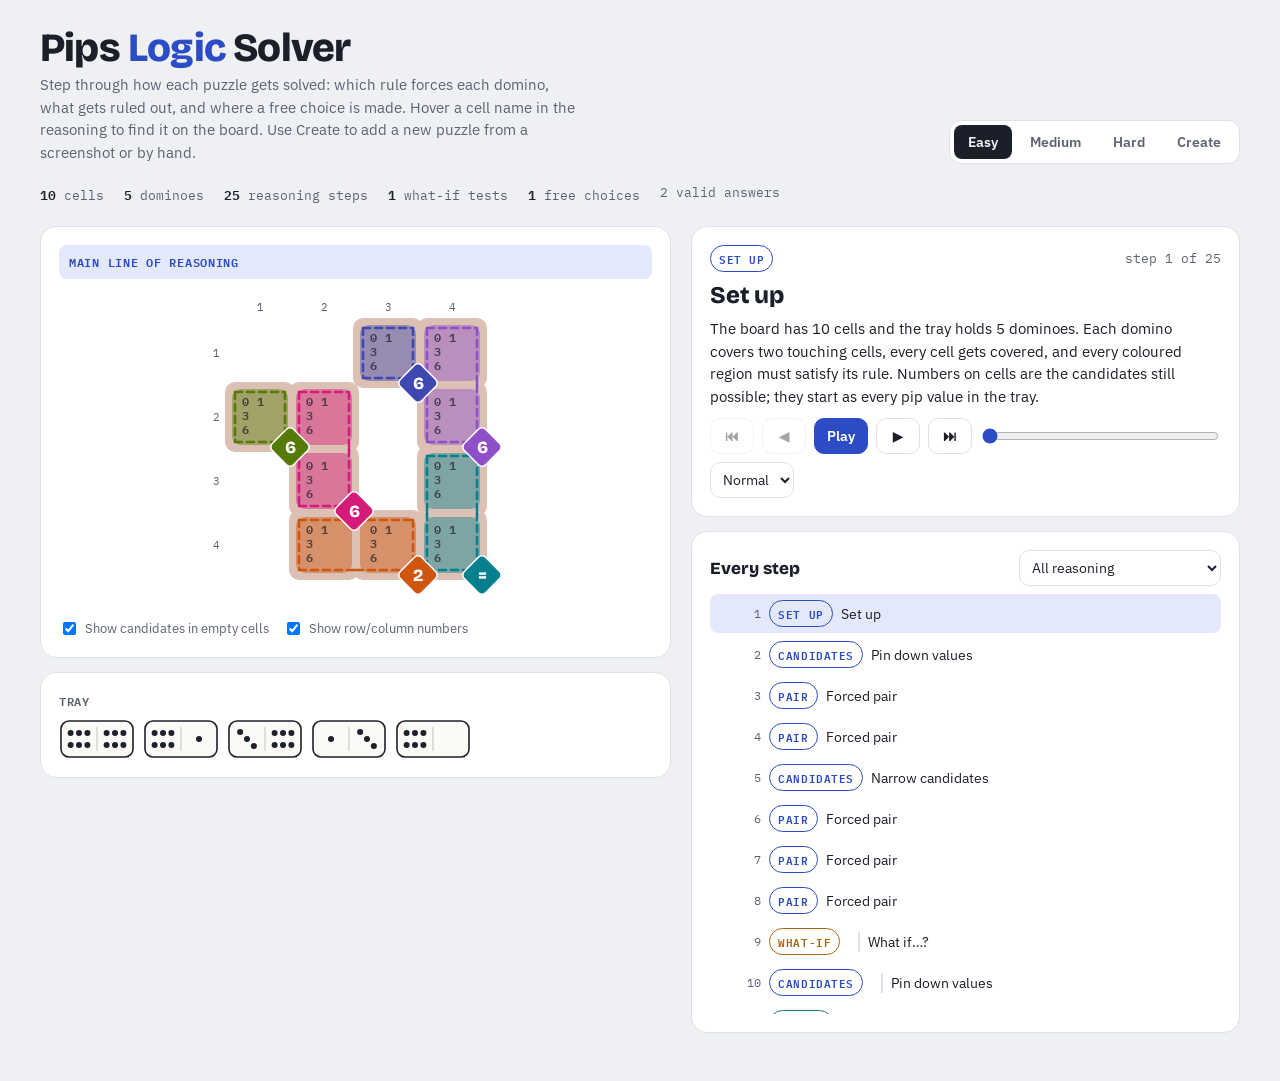
<file: index.html>
<!doctype html>
<html lang="en">
<head>
<meta charset="utf-8">
<meta name="viewport" content="width=device-width, initial-scale=1, viewport-fit=cover">
<style>body{margin:0}[hidden]{display:none!important}img{max-width:100%}</style>
</head>
<body>
<title>Pips Logic Solver</title>
<link rel="preconnect" href="https://fonts.googleapis.com">
<link rel="preconnect" href="https://fonts.gstatic.com" crossorigin>
<link rel="stylesheet" href="https://fonts.googleapis.com/css2?family=Bricolage+Grotesque:opsz,wght@12..96,600;12..96,800&family=IBM+Plex+Mono:wght@400;600&family=IBM+Plex+Sans:wght@400;500;600&display=swap">
<style>
/* Layout: workbench. Board + tray on the left, reasoning narrative + step ledger on the right; stacks on phones. */
:root {
  --bg: #eef0f4; --surface: #ffffff; --ink: #1b1f2a; --muted: #5b6273; --line: #dde1e9;
  --board: #dcc0b4; --tile: #fbfaf7; --pip: #1d212b; --accent: #2b4cc4; --accent-soft: #e3e8fa;
  --good: #1d7f55; --warn: #a8670f; --bad: #bf3a33; --quiet: #6e5a9e;
  --r-purple: #8e4fc8; --r-pink: #d51a79; --r-teal: #07808e; --r-orange: #cf560e; --r-olive: #557a07; --r-navy: #3f47b0; --r-gray: #8a8f9c;
  --tint: 44%;
  --f-display: "Bricolage Grotesque", "Segoe UI", system-ui, sans-serif;
  --f-body: "IBM Plex Sans", "Segoe UI", system-ui, sans-serif;
  --f-mono: "IBM Plex Mono", ui-monospace, Consolas, monospace;
}
@media (prefers-color-scheme: dark) { :root:not([data-theme="light"]) {
  --bg: #12141a; --surface: #1b1e26; --ink: #e8eaf0; --muted: #a0a7b8; --line: #2d313c;
  --board: #4a3a35; --tile: #f3f1ec; --pip: #1d212b; --accent: #8ea6ff; --accent-soft: #252c47;
  --good: #4cc08a; --warn: #e3a64a; --bad: #f0776f; --quiet: #b49ae8;
  --r-purple: #a86ce0; --r-pink: #e8459a; --r-teal: #1fa4b3; --r-orange: #e8752e; --r-olive: #7fa52a; --r-navy: #6d76dc; --r-gray: #8a8f9c;
  --tint: 55%; color-scheme: dark;
} }
:root[data-theme="dark"] {
  --bg: #12141a; --surface: #1b1e26; --ink: #e8eaf0; --muted: #a0a7b8; --line: #2d313c;
  --board: #4a3a35; --tile: #f3f1ec; --pip: #1d212b; --accent: #8ea6ff; --accent-soft: #252c47;
  --good: #4cc08a; --warn: #e3a64a; --bad: #f0776f; --quiet: #b49ae8;
  --r-purple: #a86ce0; --r-pink: #e8459a; --r-teal: #1fa4b3; --r-orange: #e8752e; --r-olive: #7fa52a; --r-navy: #6d76dc; --r-gray: #8a8f9c;
  --tint: 55%; color-scheme: dark;
}
* { box-sizing: border-box; }
body { background: var(--bg); color: var(--ink); font: 15px/1.5 var(--f-body); }
.wrap { max-width: 1240px; margin: 0 auto; padding: 28px 20px 48px; display: grid; gap: 20px; }
header { display: flex; flex-wrap: wrap; align-items: end; justify-content: space-between; gap: 16px; }
h1 { font: 800 clamp(28px, 4vw, 40px)/1 var(--f-display); letter-spacing: -0.02em; margin: 0; text-wrap: balance; }
h1 span { color: var(--accent); }
.sub { color: var(--muted); margin: 6px 0 0; max-width: 60ch; }
.tabs { display: flex; gap: 4px; background: var(--surface); border: 1px solid var(--line); border-radius: 12px; padding: 4px; flex-wrap: wrap; }
.tabs button { font: 600 14px var(--f-body); border: 0; background: transparent; color: var(--muted); padding: 8px 14px; border-radius: 8px; cursor: pointer; }
.tabs button[aria-selected="true"] { background: var(--ink); color: var(--bg); }
.tabs button:focus-visible, .btn:focus-visible, .steps li:focus-visible, select:focus-visible, textarea:focus-visible { outline: 2px solid var(--accent); outline-offset: 2px; }
.stats { display: flex; flex-wrap: wrap; gap: 8px 20px; font: 13px var(--f-mono); color: var(--muted); }
.stats b { color: var(--ink); font-weight: 600; }
.app { display: grid; grid-template-columns: minmax(0, 1.15fr) minmax(0, 1fr); gap: 20px; align-items: start; }
@media (max-width: 920px) { .app { grid-template-columns: minmax(0, 1fr); } }
.panel { background: var(--surface); border: 1px solid var(--line); border-radius: 16px; padding: 18px; min-width: 0; }
.left { display: grid; gap: 14px; }
.boardbox { position: relative; overflow-x: auto; }
.boardbox svg { display: block; margin: 0 auto; max-width: 100%; height: auto; }
.banner { font: 600 12px var(--f-mono); letter-spacing: .06em; text-transform: uppercase; padding: 7px 10px; border-radius: 8px; display: flex; gap: 8px; align-items: center; }
.banner.main { background: var(--accent-soft); color: var(--accent); }
.banner.test { background: color-mix(in srgb, var(--warn) 16%, var(--surface)); color: var(--warn); }
.banner.guess { background: color-mix(in srgb, var(--quiet) 16%, var(--surface)); color: var(--quiet); }
.boardbox.test svg .frame { stroke: var(--warn); }
.boardbox.guess svg .frame { stroke: var(--quiet); }
.tray-h { font: 600 12px var(--f-mono); letter-spacing: .06em; text-transform: uppercase; color: var(--muted); margin: 0 0 8px; }
.tray { display: flex; flex-wrap: wrap; gap: 8px; }
.tray svg { display: block; transition: opacity .2s; }
.tray .used { opacity: .25; }
.legend { display: flex; flex-wrap: wrap; gap: 6px 14px; font-size: 13px; color: var(--muted); }
.legend label { display: inline-flex; gap: 6px; align-items: center; cursor: pointer; }
.right { display: grid; gap: 14px; }
.now { display: grid; gap: 10px; }
.now-top { display: flex; align-items: center; justify-content: space-between; gap: 10px; flex-wrap: wrap; }
.now h2 { font: 800 24px/1.1 var(--f-display); margin: 0; letter-spacing: -0.01em; text-wrap: balance; }
.count { font: 13px var(--f-mono); color: var(--muted); font-variant-numeric: tabular-nums; }
.text { max-height: 360px; overflow-y: auto; padding-right: 4px; }
.text p { margin: 0; }
ul.why { margin: 8px 0 4px; padding-left: 18px; font-size: 13.5px; color: var(--muted); display: grid; gap: 3px; }
ul.why li::marker { color: var(--line); }
.cell { font: 600 12.5px var(--f-mono); background: var(--accent-soft); color: var(--accent); border-radius: 5px; padding: 0 4px; cursor: default; }
.rg { font: 600 12.5px var(--f-body); background: var(--rc); color: #fff; border-radius: 5px; padding: 1px 6px; white-space: nowrap; }
.dm { display: inline-flex; vertical-align: -3px; border: 1.5px solid var(--ink); border-radius: 5px; overflow: hidden; background: var(--tile); }
.dm i { font: 600 12px/18px var(--f-mono); font-style: normal; color: var(--pip); width: 18px; text-align: center; }
.dm i + i { border-left: 1.5px solid var(--pip); }
.chip { font: 600 11px var(--f-mono); letter-spacing: .05em; text-transform: uppercase; padding: 3px 8px; border-radius: 99px; border: 1.5px solid currentColor; white-space: nowrap; }
.k-start, .k-narrow, .k-link { color: var(--accent); }
.k-place, .k-spot, .k-solved { color: var(--good); }
.k-suppose, .k-stuck { color: var(--warn); }
.k-guess, .k-back, .k-refute { color: var(--quiet); }
.k-dead { color: var(--bad); }
.controls { display: flex; flex-wrap: wrap; gap: 8px; align-items: center; }
.btn { font: 600 14px var(--f-body); border: 1px solid var(--line); background: var(--surface); color: var(--ink); padding: 8px 12px; border-radius: 10px; cursor: pointer; min-width: 44px; }
.btn:hover { border-color: var(--muted); }
.btn.primary { background: var(--accent); border-color: var(--accent); color: var(--surface); }
.btn:disabled { opacity: .4; cursor: default; }
input[type="range"] { flex: 1 1 160px; accent-color: var(--accent); min-width: 0; }
select { font: 14px var(--f-body); padding: 7px 8px; border-radius: 10px; border: 1px solid var(--line); background: var(--surface); color: var(--ink); }
.ledger-head { display: flex; justify-content: space-between; align-items: center; gap: 10px; flex-wrap: wrap; margin-bottom: 8px; }
.ledger-head h3 { font: 800 17px var(--f-display); margin: 0; }
.steps { list-style: none; margin: 0; padding: 0; max-height: 420px; overflow-y: auto; display: grid; gap: 2px; position: relative; }
.steps li { display: grid; grid-template-columns: 3.2em auto minmax(0, 1fr); gap: 8px; align-items: center; padding: 6px 8px; border-radius: 8px; cursor: pointer; font-size: 13.5px; }
.steps li:hover { background: var(--bg); }
.steps li.cur { background: var(--accent-soft); }
.steps li .n { font: 12px var(--f-mono); color: var(--muted); font-variant-numeric: tabular-nums; text-align: right; }
.steps li .t { overflow: hidden; text-overflow: ellipsis; white-space: nowrap; }
.steps li[data-depth]:not([data-depth="0"]) .t { border-left: 2px solid var(--line); padding-left: 8px; }
.editor { display: grid; gap: 16px; }
.editor textarea { width: 100%; min-height: 240px; font: 13.5px/1.5 var(--f-mono); padding: 12px; border-radius: 10px; border: 1px solid var(--line); background: var(--bg); color: var(--ink); resize: vertical; }
.row { display: flex; gap: 8px; flex-wrap: wrap; align-items: center; }
.ed-head { display: flex; justify-content: space-between; gap: 12px; flex-wrap: wrap; align-items: center; }
.ed-head h2 { font: 800 22px var(--f-display); margin: 0; }
.ed-grid { display: grid; grid-template-columns: minmax(0, 1.1fr) minmax(0, 1fr); gap: 18px; align-items: start; }
@media (max-width: 920px) { .ed-grid { grid-template-columns: minmax(0, 1fr); } }
.ed-col { display: grid; gap: 14px; min-width: 0; }
.ed-step { font: 600 12px var(--f-mono); letter-spacing: .06em; text-transform: uppercase; color: var(--muted); margin: 0 0 6px; }
.shot { border: 2px dashed var(--line); border-radius: 12px; padding: 14px; display: grid; gap: 10px; }
.shot.drag { border-color: var(--accent); background: var(--accent-soft); }
.shot img { max-height: 220px; max-width: 100%; width: auto; border-radius: 8px; border: 1px solid var(--line); justify-self: start; }
.shot .note { font-size: 13.5px; color: var(--muted); margin: 0; }
.shot input[type="file"] { max-width: 100%; font-size: 13px; }
.status { font-size: 14px; margin: 0; }
.status.err { color: var(--bad); }
.status.ok { color: var(--good); }
.paint { overflow-x: auto; padding: 4px; }
.paint-grid { display: grid; gap: 3px; width: max-content; touch-action: none; user-select: none; background: var(--line); padding: 3px; border-radius: 10px; }
.pc { width: 42px; height: 42px; border: 0; border-radius: 7px; background: var(--surface); font: 600 12px var(--f-mono); cursor: crosshair; padding: 0; position: relative; }
.pc.gap { background: var(--bg); }
.pc.free { background: color-mix(in srgb, var(--surface) 30%, var(--board)); }
.pc .lab { position: absolute; right: 3px; bottom: 1px; font-size: 10px; }
.brushes { display: flex; flex-wrap: wrap; gap: 6px; }
.brush { display: inline-flex; align-items: center; gap: 6px; border: 1.5px solid var(--line); background: var(--surface); color: var(--ink); border-radius: 9px; padding: 5px 9px; font: 600 13px var(--f-body); cursor: pointer; }
.brush[aria-pressed="true"] { border-color: var(--ink); box-shadow: 0 0 0 2px var(--accent-soft); }
.sw { width: 14px; height: 14px; border-radius: 4px; display: inline-block; border: 1px solid var(--line); }
.regs { display: grid; gap: 6px; }
.reg { display: grid; grid-template-columns: 30px minmax(0, 1.3fr) 60px minmax(0, 1fr) 36px; gap: 6px; align-items: center; }
.reg .key { width: 30px; height: 30px; border-radius: 7px; color: #fff; font: 700 14px var(--f-mono); display: grid; place-items: center; }
.reg input, .reg select, .sz input, .addd select, .fld { min-width: 0; width: 100%; font: 14px var(--f-body); padding: 6px; border-radius: 8px; border: 1px solid var(--line); background: var(--surface); color: var(--ink); }
.reg input:disabled { opacity: .35; }
.sz { display: flex; gap: 10px; flex-wrap: wrap; align-items: center; font-size: 14px; }
.sz label { display: inline-flex; gap: 6px; align-items: center; }
.sz input { width: 64px; }
.dlist { display: flex; flex-wrap: wrap; gap: 6px; }
.dchip { display: inline-flex; align-items: center; gap: 2px; }
.dchip button { border: 0; background: transparent; color: var(--muted); cursor: pointer; font-size: 14px; padding: 0 3px; }
.addd { display: flex; gap: 6px; align-items: center; flex-wrap: wrap; }
.addd select { width: 58px; }
.check { font-size: 13.5px; margin: 0; color: var(--muted); }
.check.bad { color: var(--warn); }
.check.good { color: var(--good); }
.errors { color: var(--bad); font-size: 14px; margin: 0; padding-left: 18px; }
details { font-size: 14px; color: var(--muted); }
details summary { cursor: pointer; color: var(--ink); font-weight: 600; margin-bottom: 8px; }
details code { font: 13px var(--f-mono); color: var(--ink); }
.fresh { animation: pop .35s ease-out; transform-box: fill-box; transform-origin: center; }
@keyframes pop { from { transform: scale(.85); opacity: .3; } to { transform: scale(1); opacity: 1; } }
.hl { animation: pulse 1.4s ease-in-out infinite; }
@keyframes pulse { 50% { stroke-opacity: .35; } }
@media (prefers-reduced-motion: reduce) { .fresh, .hl { animation: none; } }
.hover-ring { display: none; }
.hover-ring.on { display: inline; }
.empty { color: var(--muted); font-size: 14px; }
</style>

<div class="wrap">
  <header>
    <div>
      <h1>Pips <span>Logic</span> Solver</h1>
      <p class="sub">Step through how each puzzle gets solved: which rule forces each domino, what gets ruled out, and where a free choice is made. Hover a cell name in the reasoning to find it on the board. Use Create to add a new puzzle from a screenshot or by hand.</p>
    </div>
    <div class="tabs" role="tablist" aria-label="Puzzle">
      <button role="tab" id="tab-easy" data-k="easy" aria-selected="true">Easy</button>
      <button role="tab" id="tab-medium" data-k="medium" aria-selected="false">Medium</button>
      <button role="tab" id="tab-hard" data-k="hard" aria-selected="false">Hard</button>
      <button role="tab" id="tab-custom" data-k="custom" aria-selected="false">Create</button>
    </div>
  </header>

  <div class="stats" id="stats"></div>

  <section class="panel editor" id="editor" hidden>
    <div class="ed-head">
      <h2>Puzzle creator</h2>
      <div class="row">
        <select id="saved" class="fld" style="width:auto" aria-label="Saved puzzles"><option value="">My saved puzzles…</option></select>
        <button class="btn" id="loadSaved">Load</button>
        <button class="btn" id="delSaved">Delete</button>
      </div>
    </div>
    <div class="ed-grid">
      <div class="ed-col">
        <div class="shot" id="shot">
          <p class="ed-step">1 · Read a screenshot (optional)</p>
          <div id="shotOn" hidden>
            <p class="note">Drop or paste a Pips screenshot here, or choose a file. Claude reads the board, regions and tray into the creator below. Compare the result with your screenshot before solving.</p>
            <div class="row" style="margin-top:8px">
              <input type="file" id="shotFile" accept="image/png,image/jpeg,image/webp" aria-label="Screenshot file">
              <button class="btn primary" id="readShot" disabled>Read puzzle</button>
              <button class="btn" id="stopShot" hidden>Stop</button>
            </div>
          </div>
          <p class="note" id="shotOff">Screenshot reading works when this page is open on claude.ai and you allow it to use Claude. You can always build the puzzle by hand below.</p>
          <img id="shotImg" alt="Your screenshot" hidden>
          <p class="status" id="shotStatus" hidden></p>
        </div>
        <div>
          <p class="ed-step">2 · Paint the board</p>
          <div class="sz">
            <label>Rows <input type="number" id="rows" min="1" max="12" value="4"></label>
            <label>Columns <input type="number" id="cols" min="1" max="12" value="4"></label>
            <button class="btn" id="clearBoard">Clear board</button>
          </div>
          <p class="check" style="margin:8px 0">Pick a brush, then click or drag across cells. Each dashed region on your puzzle gets its own brush.</p>
          <div class="brushes" id="brushes"></div>
          <div class="paint" style="margin-top:10px"><div class="paint-grid" id="paint"></div></div>
        </div>
      </div>
      <div class="ed-col">
        <div>
          <p class="ed-step">3 · Set region rules</p>
          <div class="regs" id="regs"></div>
          <button class="btn" id="newReg" style="margin-top:8px">+ New region</button>
        </div>
        <div>
          <p class="ed-step">4 · Fill the tray</p>
          <div class="dlist" id="dlist"></div>
          <div class="addd" style="margin-top:8px">
            <select id="dA" aria-label="First half pips"></select>
            <select id="dB" aria-label="Second half pips"></select>
            <button class="btn" id="addD">Add domino</button>
          </div>
          <p class="check" id="tally" style="margin-top:6px"></p>
        </div>
        <ul class="errors" id="errs" hidden></ul>
        <div class="row">
          <button class="btn primary" id="solve">Solve this puzzle</button>
          <input type="text" id="saveName" class="fld" placeholder="Name, e.g. Oct 13 Hard" aria-label="Puzzle name" style="flex:1 1 140px;width:auto;padding:8px">
          <button class="btn" id="save">Save</button>
        </div>
        <details>
          <summary>Text format (edit directly, or copy to share)</summary>
          <textarea id="src" spellcheck="false" aria-label="Puzzle as text"></textarea>
          <div class="row" style="margin-top:6px"><button class="btn" id="applyText">Apply text to creator</button></div>
          <p><code>board:</code> one line per row. A letter is a region cell, <code>#</code> a cell with no rule, <code>.</code> a gap. <code>regions:</code> letter, rule (<code>6</code>, <code>&lt;4</code>, <code>&gt;8</code>, <code>=</code>, <code>!=</code>, <code>any</code>), optional colour. <code>dominoes:</code> pairs like <code>66 61 30</code>; a blank half is 0.</p>
        </details>
      </div>
    </div>
  </section>

  <div class="app">
    <div class="left">
      <section class="panel" style="display:grid;gap:12px">
        <div class="banner main" id="banner">Main line of reasoning</div>
        <div class="boardbox" id="boardbox"></div>
        <div class="legend">
          <label><input type="checkbox" id="showCands" checked> Show candidates in empty cells</label>
          <label><input type="checkbox" id="showAxes" checked> Show row/column numbers</label>
        </div>
      </section>
      <section class="panel">
        <p class="tray-h">Tray</p>
        <div class="tray" id="tray"></div>
      </section>
    </div>

    <div class="right">
      <section class="panel now" aria-live="polite">
        <div class="now-top">
          <span class="chip" id="kind"></span>
          <span class="count" id="count"></span>
        </div>
        <h2 id="stitle"></h2>
        <div class="text" id="stext"></div>
        <div class="controls">
          <button class="btn" id="first" aria-label="First step">⏮</button>
          <button class="btn" id="prev" aria-label="Previous step">◀</button>
          <button class="btn primary" id="play">Play</button>
          <button class="btn" id="next" aria-label="Next step">▶</button>
          <button class="btn" id="last" aria-label="Jump to solution">⏭</button>
          <input type="range" id="scrub" min="0" max="0" value="0" aria-label="Step">
          <select id="speed" aria-label="Playback speed">
            <option value="2200">Slow</option>
            <option value="1200" selected>Normal</option>
            <option value="500">Fast</option>
          </select>
        </div>
      </section>
      <section class="panel">
        <div class="ledger-head">
          <h3>Every step</h3>
          <select id="filter" aria-label="Which steps to show">
            <option value="all">All reasoning</option>
            <option value="key">Placements and decisions</option>
          </select>
        </div>
        <ol class="steps" id="steps"></ol>
      </section>
    </div>
  </div>
</div>

<script>
// Pips core: puzzle parser + logging solver. No DOM access here.
const PUZZLES = {
  easy: `# Easy
board:
..ab
cd.b
.d.e
.ffe
regions:
a 6 navy
b 6 purple
c 6 olive
d 6 pink
e = teal
f 2 orange
dominoes: 66 61 36 13 60`,
  medium: `# Medium
board:
..abcd
.efgcd
eefg.h
regions:
a >3 navy
b 3 purple
c 3 pink
d >3 olive
e <2 purple
f >8 teal
g <4 orange
h 2 pink
dominoes: 01 00 15 43 42 35 02`,
  hard: `# Hard
board:
ab#c.d..
e..f.d..
e..f.g..
ehhh.i..
j..k.l..
m..k.lnn
regions:
a 4 teal
b <2 orange
c 1 teal
d = olive
e = purple
f 7 orange
g 4 navy
h != pink
i >2 olive
j <3 pink
k 8 navy
l 10 purple
m <5 purple
n 4 pink
dominoes: 43 25 61 06 31 22 26 35 46 33 24 41`
};

const COLOR_NAMES = ['purple', 'pink', 'teal', 'orange', 'olive', 'navy', 'gray'];

function parsePuzzle(text) {
  const lines = text.replace(/\r/g, '').split('\n');
  let mode = null, title = '';
  const board = [], rules = {}, dominoes = [];
  const errors = [];
  lines.forEach((raw, ln) => {
    const line = raw.replace(/\s+$/, '');
    if (!line.trim()) return;
    if (line.trim().startsWith('#') && mode === null) { title = line.trim().slice(1).trim(); return; }
    const head = line.trim().toLowerCase();
    if (head === 'board:') { mode = 'board'; return; }
    if (head === 'regions:') { mode = 'regions'; return; }
    if (head.startsWith('dominoes:')) {
      mode = 'dominoes';
      const rest = line.trim().slice(9);
      if (rest.trim()) parseDominoLine(rest, ln);
      return;
    }
    if (mode === 'board') board.push(line);
    else if (mode === 'regions') {
      const m = line.trim().match(/^([A-Za-z])\s+(any|\*|=|!=|≠|<\s*\d+|>\s*\d+|\d+)\s*([a-z]+)?$/i);
      if (!m) { errors.push(`Line ${ln + 1}: can't read region rule "${line.trim()}". Use e.g. "a 6", "b <4", "c >2", "d =", "e !=".`); return; }
      const key = m[1];
      let t = m[2].replace(/\s+/g, ''), rule;
      if (t === '=') rule = { type: 'eq' };
      else if (t === '!=' || t === '≠') rule = { type: 'neq' };
      else if (t === 'any' || t === '*') rule = { type: 'none' };
      else if (t[0] === '<') rule = { type: 'lt', n: +t.slice(1) };
      else if (t[0] === '>') rule = { type: 'gt', n: +t.slice(1) };
      else rule = { type: 'sum', n: +t };
      const color = m[3] ? m[3].toLowerCase() : null;
      if (color && !COLOR_NAMES.includes(color)) { errors.push(`Line ${ln + 1}: unknown colour "${m[3]}". Use one of ${COLOR_NAMES.join(', ')}.`); }
      rules[key] = { ...rule, color: COLOR_NAMES.includes(color) ? color : null };
    } else if (mode === 'dominoes') parseDominoLine(line, ln);
  });
  function parseDominoLine(s, ln) {
    for (const tok of s.trim().split(/[\s,]+/)) {
      if (!tok) continue;
      const m = tok.match(/^([0-6])[-|/]?([0-6])$/);
      if (!m) { errors.push(`Line ${ln + 1}: "${tok}" isn't a domino. Write two pips like 63 or 6-3.`); continue; }
      dominoes.push([+m[1], +m[2]]);
    }
  }
  const cells = [], regionMap = {};
  board.forEach((row, r) => {
    [...row].forEach((ch, c) => {
      if (ch === '.' || ch === ' ') return;
      if (ch === '#') { cells.push({ r, c, key: null }); return; }
      if (!/[A-Za-z]/.test(ch)) { errors.push(`Board row ${r + 1}: "${ch}" isn't allowed. Use letters for regions, # for a free cell, . for a gap.`); return; }
      cells.push({ r, c, key: ch });
    });
  });
  if (!cells.length) errors.push('The board is empty. Add rows under "board:".');
  const regions = [];
  let auto = 0;
  for (const cell of cells) {
    if (cell.key === null) { cell.reg = -1; continue; }
    if (!(cell.key in regionMap)) {
      const rule = rules[cell.key] || { type: 'none', color: null };
      regionMap[cell.key] = regions.length;
      regions.push({ key: cell.key, ...rule, color: rule.color || COLOR_NAMES[auto++ % 6], cells: [] });
    }
    cell.reg = regionMap[cell.key];
  }
  cells.forEach((cell, i) => { cell.id = i; if (cell.reg >= 0) regions[cell.reg].cells.push(i); });
  for (const k of Object.keys(rules)) if (!(k in regionMap)) errors.push(`Region "${k}" has a rule but no cells on the board.`);
  if (cells.length && cells.length !== dominoes.length * 2)
    errors.push(`The board has ${cells.length} cells but ${dominoes.length} dominoes cover ${dominoes.length * 2}. They must match.`);
  const rows = board.length, cols = Math.max(0, ...board.map(b => b.length));
  return { title, cells, regions, dominoes, rows, cols, errors };
}

function ruleLabel(reg) {
  switch (reg.type) {
    case 'sum': return String(reg.n);
    case 'lt': return '<' + reg.n;
    case 'gt': return '>' + reg.n;
    case 'eq': return '=';
    case 'neq': return '≠';
    default: return '';
  }
}

function solvePuzzle(P) {
  const N = P.cells.length, D = P.dominoes.length;
  const at = {};
  P.cells.forEach(c => { at[c.r + ',' + c.c] = c.id; });
  const nbrs = P.cells.map(c => [[-1, 0], [1, 0], [0, -1], [0, 1]]
    .map(([dr, dc]) => at[(c.r + dr) + ',' + (c.c + dc)]).filter(x => x !== undefined));
  let FULL = 0;
  P.dominoes.forEach(([a, b]) => { FULL |= (1 << a) | (1 << b); });
  const bit = v => 1 << v;
  const has = (m, v) => (m >> v) & 1;
  const vals = m => { const o = []; for (let v = 0; v <= 6; v++) if (has(m, v)) o.push(v); return o; };
  const minOf = m => { for (let v = 0; v <= 6; v++) if (has(m, v)) return v; return 99; };
  const maxOf = m => { for (let v = 6; v >= 0; v--) if (has(m, v)) return v; return -99; };
  const dkey = d => { const [a, b] = P.dominoes[d]; return Math.min(a, b) + '' + Math.max(a, b); };

  // ---- text helpers (HTML snippets; all inputs are digits or single letters) ----
  const cn = id => `<b class="cell" data-c="${id}">R${P.cells[id].r + 1}C${P.cells[id].c + 1}</b>`;
  const dm = (x, y) => `<span class="dm"><i>${x}</i><i>${y}</i></span>`;
  const set = m => '{' + vals(m).join(',') + '}';
  const rn = ri => {
    if (ri < 0) return '<span class="rg" style="--rc:var(--r-gray)">free cell</span>';
    const g = P.regions[ri], lab = ruleLabel(g).replace('<', '&lt;').replace('>', '&gt;');
    return `<span class="rg" style="--rc:var(--r-${g.color})">${g.color}${lab ? ' ' + lab : ''}</span>`;
  };
  const ruleText = g => {
    const k = g.cells.length;
    switch (g.type) {
      case 'sum': return k === 1 ? `a one-cell region worth ${g.n} must show exactly ${g.n}` : `its ${k} cells must add up to exactly ${g.n}`;
      case 'lt': return k === 1 ? `this cell must be less than ${g.n}` : `its ${k} cells must add up to less than ${g.n}`;
      case 'gt': return k === 1 ? `this cell must be more than ${g.n}` : `its ${k} cells must add up to more than ${g.n}`;
      case 'eq': return `all ${k} cells must show the same number`;
      case 'neq': return `all ${k} cells must show different numbers`;
      default: return 'no rule of its own';
    }
  };

  // ---- state ----
  const S0 = {
    val: Array(N).fill(null), mate: Array(N).fill(-1), link: Array(N).fill(-1),
    dom: Array(N).fill(FULL), used: Array(D).fill(false), placed: [], ban: new Set()
  };
  const clone = S => ({ val: S.val.slice(), mate: S.mate.slice(), link: S.link.slice(), dom: S.dom.slice(), used: S.used.slice(), placed: S.placed.slice(), ban: new Set(S.ban) });
  const banned = (S, a, b, x, y) => S.ban.has(`${a}-${b}-${x}-${y}`);
  const ban = (S, o) => { S.ban.add(`${o.a}-${o.b}-${o.x}-${o.y}`); S.ban.add(`${o.b}-${o.a}-${o.y}-${o.x}`); };
  const fits = (S, a, b, x, y) => !banned(S, a, b, x, y) && !rejectReason(S, a, b, x, y);

  const partners = (S, c) => S.link[c] >= 0 ? [S.link[c]] : nbrs[c].filter(n => S.mate[n] < 0 && S.link[n] < 0);

  function regionCheck(S, ri, ov, explain) {
    if (ri < 0) return null;
    const g = P.regions[ri];
    const known = [], unk = [];
    for (const c of g.cells) {
      const v = c in ov ? ov[c] : S.val[c];
      if (v !== null && v !== undefined) known.push(v); else unk.push(c);
    }
    const s = known.reduce((a, b) => a + b, 0);
    let lo = s, hi = s;
    for (const c of unk) { lo += minOf(S.dom[c]); hi += maxOf(S.dom[c]); }
    const full = unk.length === 0;
    const R = rn(ri);
    switch (g.type) {
      case 'sum':
        if (lo > g.n) return full ? `${R} would total ${s}, not ${g.n}` : `${R} would already be at least ${lo}, over ${g.n}`;
        if (hi < g.n) return full ? `${R} would total ${s}, not ${g.n}` : `${R} could reach at most ${hi}, short of ${g.n}`;
        return null;
      case 'lt':
        if (lo >= g.n) return full ? `${R} would total ${s}, not under ${g.n}` : `${R} would be at least ${lo}, not under ${g.n}`;
        return null;
      case 'gt':
        if (hi <= g.n) return full ? `${R} would total ${s}, not over ${g.n}` : `${R} could reach at most ${hi}, not over ${g.n}`;
        return null;
      case 'eq': {
        if (known.some(v => v !== known[0])) return `${R} would mix ${[...new Set(known)].join(' and ')}, but all must match`;
        if (known.length) { if (unk.some(c => !has(S.dom[c], known[0]))) return `${R} needs every cell to be ${known[0]}, and another cell there can't be`; }
        else { let m = FULL; unk.forEach(c => { m &= S.dom[c]; }); if (!m) return `${R} has no number all its cells could share`; }
        return null;
      }
      case 'neq': {
        const seen = new Set();
        for (const v of known) { if (seen.has(v)) return `${R} would repeat a ${v}`; seen.add(v); }
        let km = 0; known.forEach(v => { km |= bit(v); });
        if (unk.some(c => !(S.dom[c] & ~km))) return `${R} would leave another cell with no unused number`;
        return null;
      }
      default: return null;
    }
  }

  function rejectReason(S, a, b, x, y) {
    if (!has(S.dom[a], x)) return `${cn(a)} can't be ${x}`;
    if (!has(S.dom[b], y)) return `${cn(b)} can't be ${y}`;
    const ov = { [a]: x, [b]: y };
    const ra = P.cells[a].reg, rb = P.cells[b].reg;
    return regionCheck(S, ra, ov) || (rb !== ra ? regionCheck(S, rb, ov) : null);
  }

  function options(S, a, b) {
    const seen = new Set(), out = [];
    for (let d = 0; d < D; d++) {
      if (S.used[d]) continue;
      const k = dkey(d); if (seen.has(k)) continue; seen.add(k);
      const [p, q] = P.dominoes[d];
      const ors = p === q ? [[p, q]] : [[p, q], [q, p]];
      for (const [x, y] of ors) if (fits(S, a, b, x, y)) out.push({ d, a, b, x, y });
    }
    return out;
  }

  function place(S, o) {
    S.val[o.a] = o.x; S.val[o.b] = o.y;
    S.mate[o.a] = o.b; S.mate[o.b] = o.a;
    S.link[o.a] = S.link[o.b] = -1;
    S.dom[o.a] = bit(o.x); S.dom[o.b] = bit(o.y);
    S.used[o.d] = true;
    S.placed.push({ d: o.d, a: o.a, b: o.b, x: o.x, y: o.y });
  }

  function updateDomains(S) {
    const old = new Map();
    let changed = true;
    while (changed) {
      changed = false;
      for (let c = 0; c < N; c++) {
        if (S.mate[c] >= 0) continue;
        let m = 0;
        for (const p of partners(S, c)) for (const o of options(S, c, p)) m |= bit(o.x);
        m &= S.dom[c];
        if (m !== S.dom[c]) { if (!old.has(c)) old.set(c, S.dom[c]); S.dom[c] = m; changed = true; }
        if (!m) return old;
      }
    }
    return old;
  }

  // ---- logging ----
  const steps = [];
  let sink = steps, mode = 'main';
  let capped = false;
  function log(S, kind, title, text, extra = {}) {
    if (sink.length > 4000) { capped = true; return; }
    sink.push({
      kind, title, text, mode, cells: extra.cells || [], domino: extra.domino ?? null, depth: extra.depth || 0,
      snap: { val: S.val.slice(), mate: S.mate.slice(), link: S.link.slice(), dom: S.dom.slice(), used: S.used.slice(), placed: S.placed.slice() }
    });
  }

  function listRejections(S, a, b, keep) {
    const seen = new Set(), rows = [];
    for (let d = 0; d < D; d++) {
      if (S.used[d]) continue;
      const k = dkey(d); if (seen.has(k)) continue; seen.add(k);
      if (keep && d === keep.d) continue;
      const [p, q] = P.dominoes[d];
      const why = (x, y) => banned(S, a, b, x, y) ? 'was ruled out by an earlier what-if test' : rejectReason(S, a, b, x, y);
      const r1 = why(p, q);
      const r2 = p === q ? r1 : why(q, p);
      if (keep && dkey(keep.d) === k) continue;
      if (r1 && r2) rows.push(`<li>${dm(p, q)} ${r1 === r2 || p === q ? r1 : `${r1}; flipped, ${r2}`}</li>`);
    }
    return rows.length ? `<ul class="why">${rows.join('')}</ul>` : '';
  }

  function placeText(S, o, lead) {
    const rej = listRejections(S, o.a, o.b, o);
    return `${lead} The only domino that fits is ${dm(o.x, o.y)}, with ${o.x} on ${cn(o.a)} and ${o.y} on ${cn(o.b)}.` +
      (rej ? ` Every other remaining domino breaks a rule:${rej}` : '');
  }

  function deadCheck(S, depth, before) {
    for (let c = 0; c < N; c++) {
      if (S.mate[c] >= 0) continue;
      if (!partners(S, c).length) { log(S, 'dead', 'Dead end', `${cn(c)} is boxed in: every neighbour is already covered, so no domino can reach it.`, { cells: [c], depth }); return true; }
      if (!S.dom[c]) {
        const E = { ...S, dom: before || S.dom };
        const parts = partners(S, c).map(p => `<li>Pairing with ${cn(p)}:${listRejections(E, c, p) || ' nothing left to try'}</li>`).join('');
        log(S, 'dead', 'Dead end', `${cn(c)} can no longer be covered. Every remaining domino breaks a rule:<ul class="why">${parts}</ul>`, { cells: [c], depth });
        return true;
      }
    }
    return false;
  }

  function verify(S) {
    for (let ri = 0; ri < P.regions.length; ri++) if (regionCheck(S, ri, {})) return false;
    return true;
  }

  function propagate(S, depth) {
    for (;;) {
      if (S.placed.length * 2 === N) {
        if (verify(S)) {
          const lines = P.regions.filter(g => g.type !== 'none').map((g, i) => {
            const vs = g.cells.map(c => S.val[c]);
            const ri = P.regions.indexOf(g);
            const detail = g.type === 'eq' || g.type === 'neq' ? vs.join(', ') : `${vs.join(' + ')} = ${vs.reduce((a, b) => a + b, 0)}`;
            return `<li>${rn(ri)}: ${detail}</li>`;
          });
          log(S, 'solved', 'Solved', `Every cell is covered and every region checks out:<ul class="why">${lines.join('')}</ul>`, { depth });
          return 'solved';
        }
        log(S, 'dead', 'Dead end', 'Every cell is covered, but a region rule fails.', { depth });
        return 'dead';
      }

      const before = S.dom.slice();
      const ch = updateDomains(S);
      if (deadCheck(S, depth, before)) return 'dead';
      if (ch.size) {
        const byReg = new Map();
        for (const [c, m] of ch) { const ri = P.cells[c].reg; if (!byReg.has(ri)) byReg.set(ri, []); byReg.get(ri).push(c); }
        const parts = [];
        for (const [ri, cs] of byReg) {
          const why = ri < 0 ? 'it has no rule, so only its neighbours and the remaining dominoes limit it' : ruleText(P.regions[ri]);
          parts.push(`<li>${rn(ri)} (${why}): ${cs.map(c => `${cn(c)} ${set(before[c])} → <b>${set(S.dom[c])}</b>`).join('; ')}</li>`);
        }
        const singles = [...ch.keys()].filter(c => vals(S.dom[c]).length === 1);
        log(S, 'narrow', singles.length ? 'Pin down values' : 'Narrow candidates',
          `Checking each cell against its region rule and the dominoes still in the tray rules out some numbers:<ul class="why">${parts.join('')}</ul>` +
          (singles.length ? `${singles.map(cn).join(', ')} now ${singles.length > 1 ? 'have' : 'has'} only one possible value.` : ''),
          { cells: [...ch.keys()], depth });
      }

      // Rule 1: a forced pair with exactly one fitting domino
      let acted = false;
      for (let a = 0; a < N && !acted; a++) {
        const b = S.link[a];
        if (S.mate[a] >= 0 || b < a) continue;
        const opts = options(S, a, b);
        if (opts.length === 1) {
          place(S, opts[0]);
          log(S, 'place', 'Only one domino fits', placeText(S, opts[0], `${cn(a)} and ${cn(b)} must share a domino.`), { cells: [a, b], domino: opts[0].d, depth });
          acted = true;
        }
      }
      if (acted) continue;

      // Rule 2: a cell with only one neighbour it can pair with
      for (let c = 0; c < N && !acted; c++) {
        if (S.mate[c] >= 0 || S.link[c] >= 0) continue;
        const ps = partners(S, c);
        const ok = ps.filter(p => options(S, c, p).length);
        if (ok.length !== 1) continue;
        const p = ok[0];
        let lead;
        if (ps.length === 1) lead = `${cn(c)} has only one open neighbour, ${cn(p)}, so a single domino must cover both.`;
        else {
          const bad = ps.filter(q => q !== p).map(cn).join(' or ');
          lead = `${cn(c)} touches ${ps.length} open cells, but no remaining domino can sit across ${cn(c)} and ${bad} without breaking a rule. So ${cn(c)} must pair with ${cn(p)}.`;
        }
        const opts = options(S, c, p);
        if (opts.length === 1) {
          place(S, opts[0]);
          log(S, 'place', ps.length === 1 ? 'Forced pair' : 'Only workable neighbour', placeText(S, opts[0], lead), { cells: [c, p], domino: opts[0].d, depth });
        } else {
          S.link[c] = p; S.link[p] = c;
          log(S, 'link', ps.length === 1 ? 'Forced pair' : 'Only workable neighbour',
            `${lead} It could still be ${opts.length > 6 ? `any of ${opts.length} domino placements` : opts.map(o => dm(o.x, o.y)).join(', ')}, so mark the pair and come back to it.`, { cells: [c, p], depth });
        }
        acted = true;
      }
      if (acted) continue;

      // Rule 3: a domino with exactly one legal spot
      const pairs = [];
      for (let a = 0; a < N; a++) {
        if (S.mate[a] >= 0) continue;
        for (const b of partners(S, a)) if (b > a) pairs.push([a, b]);
      }
      const seen = new Set();
      for (let d = 0; d < D && !acted; d++) {
        if (S.used[d]) continue;
        const k = dkey(d); if (seen.has(k)) continue; seen.add(k);
        const copies = P.dominoes.filter((_, i) => !S.used[i] && dkey(i) === k).length;
        const [p, q] = P.dominoes[d];
        const spots = [];
        for (const [a, b] of pairs) {
          const ors = p === q ? [[p, q]] : [[p, q], [q, p]];
          for (const [x, y] of ors) if (fits(S, a, b, x, y)) spots.push({ d, a, b, x, y });
        }
        if (!spots.length) {
          log(S, 'dead', 'Dead end', `${dm(p, q)} has nowhere to go: no open pair of cells can hold it without breaking a rule.`, { domino: d, depth });
          return 'dead';
        }
        if (spots.length === 1 && copies === 1) {
          const o = spots[0];
          place(S, o);
          log(S, 'spot', 'Only one spot for this domino',
            `Look at it from the tray's side: ${dm(p, q)} has to go somewhere, and the only open pair that can hold it is ${cn(o.a)}–${cn(o.b)} (${o.x} on ${cn(o.a)}, ${o.y} on ${cn(o.b)}). Everywhere else it would break a region rule or a cell's candidates.`,
            { cells: [o.a, o.b], domino: d, depth });
          acted = true;
        }
      }
      if (acted) continue;
      return 'stuck';
    }
  }

  let guesses = 0, whatifs = 0;
  function candidates(S) {
    const out = [], seen = new Set();
    const cells = [];
    for (let c = 0; c < N; c++) {
      if (S.mate[c] >= 0) continue;
      const ch = [];
      for (const p of partners(S, c)) for (const o of options(S, c, p)) ch.push(o);
      cells.push({ c, ch });
    }
    cells.sort((u, v) => u.ch.length - v.ch.length);
    const lim = Math.max(2, cells.length ? cells[0].ch.length : 0);
    for (const { ch } of cells) if (ch.length <= lim) for (const o of ch) {
      const k = o.a < o.b ? `${o.a}-${o.b}-${o.x}-${o.y}` : `${o.b}-${o.a}-${o.y}-${o.x}`;
      if (!seen.has(k)) { seen.add(k); out.push(o); }
    }
    return { cells, out };
  }

  function search(S, depth) {
    for (;;) {
      const r = propagate(S, depth);
      if (r === 'solved') return S;
      if (r === 'dead') return null;

      // What-if test: try each option silently; if forced moves alone reach a contradiction, rule it out.
      const { cells, out } = candidates(S);
      let best = null;
      for (const o of out) {
        const T = clone(S); place(T, o);
        const temp = []; const keep = sink, keepMode = mode; sink = temp; mode = 'test';
        const r2 = propagate(T, depth + 1);
        sink = keep; mode = keepMode;
        if (r2 === 'dead' && (!best || temp.length < best.temp.length)) best = { o, temp };
        if (best && best.temp.length <= 2) break;
      }
      if (best) {
        const o = best.o;
        whatifs++;
        const T = clone(S); place(T, o);
        const keepMode = mode; mode = 'test';
        log(T, 'suppose', 'What if…?', `No rule forces a move, so test an option. Suppose ${dm(o.x, o.y)} sits on ${cn(o.a)}–${cn(o.b)}, with ${o.x} on ${cn(o.a)}. Follow the forced moves and see what happens.`, { cells: [o.a, o.b], domino: o.d, depth: depth + 1 });
        for (const st of best.temp) sink.push(st);
        mode = keepMode;
        ban(S, o);
        log(S, 'refute', 'Rule it out', `That chain ran into a contradiction, so ${dm(o.x, o.y)} with ${o.x} on ${cn(o.a)} and ${o.y} on ${cn(o.b)} is impossible. Cross it off and carry on from before the test.`, { cells: [o.a, o.b], depth });
        continue;
      }

      // Genuine guess: no single test breaks, so branch on the most constrained cell.
      const { c, ch } = cells[0];
      const o = ch[0];
      log(S, 'stuck', 'No forced move', `Nothing is forced, and none of the remaining options breaks when tested on its own. Pips puzzles often allow more than one correct answer, so a free choice is normal at this point. ${cn(c)} has the fewest ways to be covered (${ch.length}): ${ch.map(q => `${dm(q.x, q.y)} with ${cn(q.b)}`).join(', ')}. Commit to the first and keep reasoning; if it ever breaks, come back and try the next.`, { cells: [c], depth });
      const S2 = clone(S); place(S2, o);
      guesses++;
      const keepMode = mode; mode = 'guess';
      log(S2, 'guess', 'Pick one', `Pick ${dm(o.x, o.y)} on ${cn(o.a)}–${cn(o.b)}, with ${o.x} on ${cn(o.a)}.`, { cells: [o.a, o.b], domino: o.d, depth: depth + 1 });
      const res = search(S2, depth + 1);
      mode = keepMode;
      if (res) return res;
      ban(S, o);
      log(S, 'back', 'Undo that guess', `The guess ${dm(o.x, o.y)} on ${cn(o.a)}–${cn(o.b)} eventually broke, so cross it off and continue from before it.`, { cells: [o.a, o.b], depth });
    }
  }

  log(S0, 'start', 'Set up', `The board has ${N} cells and the tray holds ${D} dominoes. Each domino covers two touching cells, every cell gets covered, and every coloured region must satisfy its rule. Numbers on cells are the candidates still possible; they start as every pip value in the tray.`);
  const final = search(clone(S0), 0);
  return { steps, solved: !!final, final, guesses, whatifs, capped };
}

function countSolutions(P, cap = 999, budgetMs = 1500) {
  const t0 = Date.now(); let out = false, ticks = 0;
  const N = P.cells.length, at = {};
  P.cells.forEach(c => { at[c.r + ',' + c.c] = c.id; });
  const val = Array(N).fill(null), used = Array(P.dominoes.length).fill(false), grids = new Set();
  const ok = () => P.regions.every(g => {
    const v = g.cells.map(c => val[c]);
    if (v.some(x => x === null)) return true;
    const s = v.reduce((a, b) => a + b, 0);
    return g.type === 'sum' ? s === g.n : g.type === 'lt' ? s < g.n : g.type === 'gt' ? s > g.n
      : g.type === 'eq' ? new Set(v).size === 1 : g.type === 'neq' ? new Set(v).size === v.length : true;
  });
  (function rec() {
    if (out || grids.size >= cap) return;
    if (++ticks % 2000 === 0 && Date.now() - t0 > budgetMs) { out = true; return; }
    const c = val.indexOf(null);
    if (c < 0) { grids.add(val.join(',')); return; }
    const cl = P.cells[c];
    for (const [dr, dc] of [[0, 1], [1, 0]]) {
      const n = at[(cl.r + dr) + ',' + (cl.c + dc)];
      if (n === undefined || val[n] !== null) continue;
      const seen = new Set();
      for (let d = 0; d < used.length; d++) {
        if (used[d]) continue;
        const [p, q] = P.dominoes[d];
        for (const [x, y] of p === q ? [[p, q]] : [[p, q], [q, p]]) {
          if (seen.has(x * 7 + y)) continue; seen.add(x * 7 + y);
          val[c] = x; val[n] = y; used[d] = true;
          if (ok()) rec();
          val[c] = val[n] = null; used[d] = false;
        }
      }
    }
  })();
  return { count: grids.size, complete: !out && grids.size < cap };
}

if (typeof module !== 'undefined') module.exports = { PUZZLES, parsePuzzle, solvePuzzle, ruleLabel, countSolutions };

</script>
<script>
(() => {
  const $ = s => document.querySelector(s);
  const store = {
    get(k) { try { return localStorage.getItem(k); } catch (e) { return null; } },
    set(k, v) { try { localStorage.setItem(k, v); } catch (e) {} }
  };
  const KIND = { start: 'Set up', narrow: 'Candidates', link: 'Pair', place: 'Placed', spot: 'Placed', suppose: 'What-if', dead: 'Contradiction', refute: 'Ruled out', stuck: 'Stuck', guess: 'Choice', back: 'Undo', solved: 'Solved' };
  const KEY = new Set(['start', 'place', 'spot', 'refute', 'guess', 'back', 'solved']);
  const S = 64, PAD = 30;
  let P = null, R = null, sols = null, vis = [], pos = 0, timer = null, tab = 'easy';

  function run(text) {
    const p = parsePuzzle(text);
    if (p.errors.length) return p;
    P = p; R = solvePuzzle(p); sols = countSolutions(p);
    vis = []; pos = 0; buildList(); go(0); stats();
    return p;
  }

  function stats() {
    const solTxt = sols.complete ? (sols.count === 1 ? 'exactly 1 valid answer' : `${sols.count} valid answers`) : `${sols.count}+ valid answers`;
    $('#stats').innerHTML = `<span><b>${P.cells.length}</b> cells</span><span><b>${P.dominoes.length}</b> dominoes</span><span><b>${R.steps.length}</b> reasoning steps</span><span><b>${R.whatifs}</b> what-if tests</span><span><b>${R.guesses}</b> free choices</span><span>${R.solved ? solTxt : '<b>no solution found</b>'}</span>`;
  }

  // ---------- board ----------
  const xy = c => [PAD + c.c * S, PAD + c.r * S];
  const PIPS = { 0: [], 1: [[.5, .5]], 2: [[.27, .27], [.73, .73]], 3: [[.27, .27], [.5, .5], [.73, .73]], 4: [[.27, .27], [.73, .27], [.27, .73], [.73, .73]], 5: [[.27, .27], [.73, .27], [.5, .5], [.27, .73], [.73, .73]] };
  function pips(v, x, y, w, h, vertical, r) {
    let pts = PIPS[v];
    if (v === 6) pts = vertical ? [[.3, .22], [.3, .5], [.3, .78], [.7, .22], [.7, .5], [.7, .78]] : [[.22, .3], [.5, .3], [.78, .3], [.22, .7], [.5, .7], [.78, .7]];
    return pts.map(([px, py]) => `<circle cx="${x + px * w}" cy="${y + py * h}" r="${r}" fill="var(--pip)"/>`).join('');
  }
  function outline(g) {
    const inR = new Set(g.cells.map(id => P.cells[id].r + ',' + P.cells[id].c));
    const I = (r, c) => inR.has(r + ',' + c);
    const i = 7, segs = [];
    for (const id of g.cells) {
      const { r, c } = P.cells[id];
      const [x0, y0] = xy(P.cells[id]), x1 = x0 + S, y1 = y0 + S;
      const end = (side, dr, dc, base, inner) => !I(r + dr, c + dc) ? base + inner : !I(r + dr + side[0], c + dc + side[1]) ? base : base - inner;
      if (!I(r - 1, c)) segs.push([end([-1, 0], 0, -1, x0, i), y0 + i, end([-1, 0], 0, 1, x1, -i), y0 + i]);
      if (!I(r + 1, c)) segs.push([end([1, 0], 0, -1, x0, i), y1 - i, end([1, 0], 0, 1, x1, -i), y1 - i]);
      if (!I(r, c - 1)) segs.push([x0 + i, end([0, -1], -1, 0, y0, i), x0 + i, end([0, -1], 1, 0, y1, -i)]);
      if (!I(r, c + 1)) segs.push([x1 - i, end([0, 1], -1, 0, y0, i), x1 - i, end([0, 1], 1, 0, y1, -i)]);
    }
    return segs.map(([a, b, c, d]) => `<line x1="${a}" y1="${b}" x2="${c}" y2="${d}"/>`).join('');
  }

  function drawBoard(step) {
    const snap = step.snap, W = PAD * 2 + P.cols * S, H = PAD * 2 + P.rows * S;
    const axes = $('#showAxes').checked, cands = $('#showCands').checked;
    let o = `<svg viewBox="0 0 ${W} ${H}" width="${W}" role="img" aria-label="Puzzle board at step ${pos + 1}">`;
    o += `<rect class="frame" x="2" y="2" width="${W - 4}" height="${H - 4}" rx="14" fill="none" stroke="transparent" stroke-width="3" stroke-dasharray="10 6"/>`;
    if (axes) {
      for (let c = 0; c < P.cols; c++) o += `<text x="${PAD + c * S + S / 2}" y="${PAD - 10}" text-anchor="middle" font-family="var(--f-mono)" font-size="11" fill="var(--muted)">${c + 1}</text>`;
      for (let r = 0; r < P.rows; r++) o += `<text x="${PAD - 12}" y="${PAD + r * S + S / 2 + 4}" text-anchor="middle" font-family="var(--f-mono)" font-size="11" fill="var(--muted)">${r + 1}</text>`;
    }
    for (const c of P.cells) { const [x, y] = xy(c); o += `<rect x="${x - 3}" y="${y - 3}" width="${S + 6}" height="${S + 6}" rx="10" fill="var(--board)"/>`; }
    for (const c of P.cells) {
      const [x, y] = xy(c), g = P.regions[c.reg];
      const fill = g ? `color-mix(in srgb, var(--r-${g.color}) var(--tint), var(--board))` : 'color-mix(in srgb, var(--surface) 30%, var(--board))';
      const tip = `R${c.r + 1}C${c.c + 1}` + (g ? ` · ${g.color} region ${ruleLabel(g) || '(no rule)'}` : ' · no rule');
      o += `<rect x="${x + 4}" y="${y + 4}" width="${S - 8}" height="${S - 8}" rx="9" fill="${fill}"><title>${tip}</title></rect>`;
    }
    for (const g of P.regions) o += `<g stroke="var(--r-${g.color})" stroke-width="2.6" stroke-dasharray="7 5" stroke-linecap="round" fill="none">${outline(g)}</g>`;
    if (cands) for (const c of P.cells) {
      if (snap.mate[c.id] >= 0) continue;
      const [x, y] = xy(c), m = snap.dom[c.id];
      for (let v = 0; v <= 6; v++) if ((m >> v) & 1) {
        const cx = x + 17 + (v % 3) * 15, cy = y + 21 + Math.floor(v / 3) * 14;
        o += `<text x="${cx}" y="${cy}" text-anchor="middle" font-family="var(--f-mono)" font-size="12" font-weight="600" fill="var(--ink)" opacity=".72">${v}</text>`;
      }
    }
    // forced pairs not yet filled
    const doneLink = new Set();
    snap.link.forEach((b, a) => {
      if (b < 0 || doneLink.has(a)) return; doneLink.add(b);
      const [ax, ay] = xy(P.cells[a]), [bx, by] = xy(P.cells[b]);
      const x = Math.min(ax, bx), y = Math.min(ay, by), w = Math.abs(ax - bx) + S, h = Math.abs(ay - by) + S;
      o += `<rect x="${x + 3}" y="${y + 3}" width="${w - 6}" height="${h - 6}" rx="11" fill="none" stroke="var(--ink)" stroke-width="2" stroke-dasharray="3 4" opacity=".7"/>`;
    });
    // placed dominoes
    const fresh = ['place', 'spot', 'guess', 'suppose'].includes(step.kind) ? step.domino : null;
    for (const pl of snap.placed) {
      let [a, b, x1v, y1v] = [pl.a, pl.b, pl.x, pl.y];
      const A = P.cells[a], B = P.cells[b];
      if (B.r < A.r || B.c < A.c) { [a, b] = [b, a]; [x1v, y1v] = [y1v, x1v]; }
      const [x, y] = xy(P.cells[a]), vert = P.cells[a].c === P.cells[b].c;
      const w = vert ? S : 2 * S, h = vert ? 2 * S : S, ins = 8;
      const isFresh = pl.d === fresh;
      o += `<g class="${isFresh ? 'fresh' : ''}"><rect x="${x + ins}" y="${y + ins}" width="${w - 2 * ins}" height="${h - 2 * ins}" rx="10" fill="var(--tile)" stroke="${isFresh ? 'var(--accent)' : 'var(--pip)'}" stroke-width="${isFresh ? 3.5 : 2}"/>`;
      o += vert ? `<line x1="${x + ins + 6}" y1="${y + S}" x2="${x + S - ins - 6}" y2="${y + S}" stroke="var(--pip)" stroke-opacity=".25" stroke-width="1.5"/>`
                : `<line x1="${x + S}" y1="${y + ins + 6}" x2="${x + S}" y2="${y + S - ins - 6}" stroke="var(--pip)" stroke-opacity=".25" stroke-width="1.5"/>`;
      const ac = S - 2 * ins, al = S - ins;
      o += vert ? pips(x1v, x + ins, y + ins, ac, al, vert, 4.2) + pips(y1v, x + ins, y + S, ac, al, vert, 4.2)
                : pips(x1v, x + ins, y + ins, al, ac, vert, 4.2) + pips(y1v, x + S, y + ins, al, ac, vert, 4.2);
      o += `</g>`;
    }
    for (const id of step.cells) { const [x, y] = xy(P.cells[id]); o += `<rect class="hl" x="${x + 2}" y="${y + 2}" width="${S - 4}" height="${S - 4}" rx="11" fill="none" stroke="var(--accent)" stroke-width="3.5"/>`; }
    for (const c of P.cells) { const [x, y] = xy(c); o += `<rect class="hover-ring" id="hv-${c.id}" x="${x}" y="${y}" width="${S}" height="${S}" rx="12" fill="none" stroke="var(--ink)" stroke-width="3"/>`; }
    // rule diamonds at the bottom-right of each region's last cell
    for (const g of P.regions) {
      const lab = ruleLabel(g); if (!lab) continue;
      const anchor = g.cells.map(id => P.cells[id]).sort((p, q) => q.r - p.r || q.c - p.c)[0];
      const [x, y] = xy(anchor), cx = x + S - 2, cy = y + S - 2;
      const t = lab.replace('<', '&lt;').replace('>', '&gt;');
      o += `<g><rect x="${cx - 15}" y="${cy - 15}" width="30" height="30" rx="5" transform="rotate(45 ${cx} ${cy})" fill="var(--r-${g.color})" stroke="var(--surface)" stroke-width="1.5"/><text x="${cx}" y="${cy + 6}" text-anchor="middle" font-family="var(--f-display)" font-weight="800" font-size="${lab.length > 2 ? 14 : 17}" fill="#fff">${t}</text></g>`;
    }
    o += `</svg>`;
    const box = $('#boardbox');
    box.className = 'boardbox ' + step.mode;
    box.innerHTML = o;
  }

  function drawTray(step) {
    const used = step.snap.used, fresh = step.domino;
    $('#tray').innerHTML = P.dominoes.map(([a, b], i) => {
      const w = 76, h = 40, hs = 30;
      const hot = i === fresh && ['place', 'spot', 'guess', 'suppose'].includes(step.kind);
      return `<svg class="${used[i] ? 'used' : ''}" width="${w}" height="${h}" viewBox="0 0 ${w} ${h}" role="img" aria-label="Domino ${a}-${b}${used[i] ? ', placed' : ''}">
        <rect x="2" y="2" width="${w - 4}" height="${h - 4}" rx="8" fill="var(--tile)" stroke="${hot ? 'var(--accent)' : 'var(--pip)'}" stroke-width="${hot ? 3 : 1.6}"/>
        <line x1="${w / 2}" y1="8" x2="${w / 2}" y2="${h - 8}" stroke="var(--pip)" stroke-opacity=".25"/>
        ${pips(a, 5, 5, hs, hs, false, 3)}${pips(b, w / 2 + 3, 5, hs, hs, false, 3)}</svg>`;
    }).join('');
  }

  // ---------- step list ----------
  function buildList() {
    const f = $('#filter').value;
    vis = R.steps.map((s, i) => i).filter(i => f === 'all' || KEY.has(R.steps[i].kind) || i === R.steps.length - 1);
    $('#steps').innerHTML = vis.map((i, k) => {
      const s = R.steps[i];
      return `<li tabindex="0" data-k="${k}" data-depth="${s.depth}"><span class="n">${i + 1}</span><span class="chip k-${s.kind}">${KIND[s.kind]}</span><span class="t" style="margin-left:${Math.min(s.depth, 6) * 10}px">${s.title}</span></li>`;
    }).join('');
    $('#scrub').max = vis.length - 1;
  }

  function go(k) {
    pos = Math.max(0, Math.min(vis.length - 1, k));
    const i = vis[pos], s = R.steps[i];
    drawBoard(s); drawTray(s);
    $('#kind').className = 'chip k-' + s.kind; $('#kind').textContent = KIND[s.kind];
    $('#count').textContent = `step ${i + 1} of ${R.steps.length}`;
    $('#stitle').textContent = s.title;
    $('#stext').innerHTML = `<p>${s.text}</p>`;
    $('#stext').scrollTop = 0;
    const b = $('#banner');
    b.className = 'banner ' + s.mode;
    b.textContent = s.mode === 'test' ? 'What-if test · this board is hypothetical' : s.mode === 'guess' ? 'Inside a free choice · these moves depend on it' : (s.kind === 'solved' ? 'Solved' : 'Main line of reasoning');
    $('#scrub').value = pos;
    $('#prev').disabled = $('#first').disabled = pos === 0;
    $('#next').disabled = $('#last').disabled = pos === vis.length - 1;
    const list = $('#steps'), li = list.children[pos];
    list.querySelectorAll('.cur').forEach(e => e.classList.remove('cur'));
    if (li) {
      li.classList.add('cur');
      const top = li.offsetTop - list.offsetTop;
      if (top < list.scrollTop || top + li.offsetHeight > list.scrollTop + list.clientHeight) list.scrollTop = top - list.clientHeight / 2;
    }
    if (pos === vis.length - 1) stop();
  }

  function stop() { clearInterval(timer); timer = null; $('#play').textContent = 'Play'; }
  function play() {
    if (timer) return stop();
    if (pos === vis.length - 1) go(0);
    $('#play').textContent = 'Pause';
    timer = setInterval(() => go(pos + 1), +$('#speed').value);
  }

  // ---------- wiring ----------
  $('#first').onclick = () => { stop(); go(0); };
  $('#prev').onclick = () => { stop(); go(pos - 1); };
  $('#next').onclick = () => { stop(); go(pos + 1); };
  $('#last').onclick = () => { stop(); go(vis.length - 1); };
  $('#play').onclick = play;
  $('#speed').onchange = () => { if (timer) { stop(); play(); } };
  $('#scrub').oninput = e => { stop(); go(+e.target.value); };
  $('#steps').onclick = e => { const li = e.target.closest('li'); if (li) { stop(); go(+li.dataset.k); } };
  $('#steps').onkeydown = e => { const li = e.target.closest('li'); if (li && (e.key === 'Enter' || e.key === ' ')) { e.preventDefault(); stop(); go(+li.dataset.k); } };
  $('#filter').onchange = () => { const cur = vis[pos]; buildList(); let k = vis.findIndex(i => i >= cur); go(k < 0 ? vis.length - 1 : k); };
  $('#showCands').onchange = $('#showAxes').onchange = () => go(pos);
  document.addEventListener('keydown', e => {
    if (/TEXTAREA|INPUT|SELECT/.test(e.target.tagName) && e.target.type !== 'range') return;
    if (e.key === 'ArrowRight') { stop(); go(pos + 1); e.preventDefault(); }
    else if (e.key === 'ArrowLeft') { stop(); go(pos - 1); e.preventDefault(); }
    else if (e.key === ' ' && e.target.tagName !== 'BUTTON' && e.target.tagName !== 'LI') { play(); e.preventDefault(); }
  });
  const hover = e => {
    const el = e.target.closest && e.target.closest('.cell[data-c]');
    document.querySelectorAll('.hover-ring.on').forEach(r => r.classList.remove('on'));
    if (el && e.type === 'mouseover') { const r = document.getElementById('hv-' + el.dataset.c); if (r) r.classList.add('on'); }
  };
  $('#stext').addEventListener('mouseover', hover);
  $('#stext').addEventListener('mouseout', hover);

  // ---------- creator ----------
  const LETTERS = 'abcdefghijklmnopqrstuvwxyzABCDEFGHIJKLMNOPQRSTUVWXYZ';
  const RULES = [['sum', 'Sum ='], ['lt', 'Sum <'], ['gt', 'Sum >'], ['eq', 'All equal'], ['neq', 'All different'], ['none', 'No rule']];
  let M = null, brush = '#', painting = false;
  const esc = t => String(t).replace(/[<>&"]/g, c => ({ '<': '&lt;', '>': '&gt;', '&': '&amp;', '"': '&quot;' })[c]);

  function modelFromText(text) {
    const p = parsePuzzle(text);
    const rows = Math.max(1, p.rows), cols = Math.max(1, p.cols);
    const grid = Array.from({ length: rows }, () => Array(cols).fill('.'));
    p.cells.forEach(c => { grid[c.r][c.c] = c.key === null ? '#' : c.key; });
    const regions = {};
    p.regions.forEach(g => { regions[g.key] = { type: g.type, n: g.n ?? 0, color: g.color }; });
    return { title: p.title || '', rows, cols, grid, regions, dominoes: p.dominoes.map(d => d.slice()) };
  }
  function textFromModel(m) {
    const used = new Set(m.grid.flat());
    const lines = [];
    if (m.title) lines.push('# ' + m.title);
    lines.push('board:', ...m.grid.map(r => r.join('').replace(/\.+$/, '') || '.'));
    lines.push('regions:');
    for (const k of Object.keys(m.regions)) {
      if (!used.has(k)) continue;
      const g = m.regions[k];
      const rule = g.type === 'sum' ? g.n : g.type === 'lt' ? '<' + g.n : g.type === 'gt' ? '>' + g.n : g.type === 'eq' ? '=' : g.type === 'neq' ? '!=' : 'any';
      lines.push(`${k} ${rule} ${g.color}`);
    }
    lines.push('dominoes: ' + m.dominoes.map(d => d.join('')).join(' '));
    return lines.join('\n');
  }
  function sync() { $('#src').value = textFromModel(M); store.set('pips-custom', $('#src').value); }
  function nextKey() { return [...LETTERS].find(k => !(k in M.regions)); }
  function nextColor() {
    const counts = {}; COLOR_NAMES.slice(0, 6).forEach(c => { counts[c] = 0; });
    Object.values(M.regions).forEach(g => { if (g.color in counts) counts[g.color]++; });
    return Object.keys(counts).sort((a, b) => counts[a] - counts[b])[0];
  }
  const tintOf = color => `color-mix(in srgb, var(--r-${color}) var(--tint), var(--board))`;

  function drawBrushes() {
    if (brush !== '#' && brush !== '.' && !(brush in M.regions)) brush = '#';
    const items = [['#', 'Free cell', 'color-mix(in srgb, var(--surface) 30%, var(--board))'], ['.', 'Eraser', 'var(--bg)'],
      ...Object.keys(M.regions).map(k => [k, `${k} · ${M.regions[k].color} ${ruleLabel(M.regions[k]) || 'no rule'}`, `var(--r-${M.regions[k].color})`])];
    $('#brushes').innerHTML = items.map(([k, label, col]) =>
      `<button class="brush" data-b="${esc(k)}" aria-pressed="${k === brush}"><span class="sw" style="background:${col}"></span>${esc(label)}</button>`).join('');
  }
  function drawPaint() {
    const g = $('#paint');
    g.style.gridTemplateColumns = `repeat(${M.cols}, 42px)`;
    const anchors = {};
    M.grid.forEach((row, r) => row.forEach((k, c) => { if (k in M.regions) anchors[k] = [r, c]; }));
    g.innerHTML = M.grid.map((row, r) => row.map((k, c) => {
      let cls = 'pc', style = '', lab = '', txt = '';
      if (k === '.') cls += ' gap';
      else if (k === '#') cls += ' free';
      else {
        const reg = M.regions[k] || { color: 'gray', type: 'none' };
        style = `background:${tintOf(reg.color)};box-shadow:inset 0 0 0 2px var(--r-${reg.color})`;
        const a = anchors[k];
        if (a && a[0] === r && a[1] === c) lab = ruleLabel(reg);
        txt = k;
      }
      const what = k === '.' ? 'gap' : k === '#' ? 'free cell' : 'region ' + k;
      return `<button class="${cls}" style="${style}" data-r="${r}" data-c="${c}" aria-label="Row ${r + 1} column ${c + 1}: ${esc(what)}"><span style="color:var(--ink)">${esc(txt)}</span><span class="lab" style="color:var(--ink)">${esc(lab)}</span></button>`;
    }).join('')).join('');
  }
  function drawRegs() {
    const used = new Set(M.grid.flat());
    const keys = Object.keys(M.regions);
    $('#regs').innerHTML = keys.length ? keys.map(k => {
      const g = M.regions[k], needsN = ['sum', 'lt', 'gt'].includes(g.type);
      return `<div class="reg" data-k="${esc(k)}">
        <span class="key" style="background:var(--r-${g.color})" title="${used.has(k) ? 'Region ' + esc(k) : 'Not painted on the board yet'}">${esc(k)}</span>
        <select data-f="type" aria-label="Rule for region ${esc(k)}">${RULES.map(([v, l]) => `<option value="${v}"${v === g.type ? ' selected' : ''}>${l}</option>`).join('')}</select>
        <input data-f="n" type="number" min="0" max="99" value="${g.n}" ${needsN ? '' : 'disabled'} aria-label="Number for region ${esc(k)}">
        <select data-f="color" aria-label="Colour for region ${esc(k)}">${COLOR_NAMES.map(c => `<option${c === g.color ? ' selected' : ''}>${c}</option>`).join('')}</select>
        <button class="btn" data-f="del" aria-label="Delete region ${esc(k)}" style="min-width:0;padding:6px">✕</button>
      </div>`;
    }).join('') : '<p class="check">No regions yet. Add one, then paint its cells.</p>';
  }
  function drawTrayEd() {
    $('#dlist').innerHTML = M.dominoes.map(([a, b], i) => `<span class="dchip"><span class="dm"><i>${a}</i><i>${b}</i></span><button data-i="${i}" aria-label="Remove domino ${a}-${b}">✕</button></span>`).join('') || '<span class="check">No dominoes yet.</span>';
    const cells = M.grid.flat().filter(k => k !== '.').length, need = cells / 2;
    const t = $('#tally');
    if (cells % 2) { t.className = 'check bad'; t.textContent = `The board has ${cells} cells, an odd number. Every domino covers two, so check the board.`; }
    else if (M.dominoes.length !== need) { t.className = 'check bad'; t.textContent = `${M.dominoes.length} of ${need} dominoes added (the board has ${cells} cells).`; }
    else { t.className = 'check good'; t.textContent = `${M.dominoes.length} dominoes for ${cells} cells. Ready to solve.`; }
  }
  function drawEditor() { drawBrushes(); drawPaint(); drawRegs(); drawTrayEd(); $('#rows').value = M.rows; $('#cols').value = M.cols; }
  function setModel(m) { M = m; drawEditor(); sync(); }

  // painting
  function paintAt(el) {
    if (!el || el.dataset.r === undefined) return;
    const r = +el.dataset.r, c = +el.dataset.c;
    if (M.grid[r][c] === brush) return;
    M.grid[r][c] = brush;
    drawPaint(); drawRegs(); drawTrayEd(); sync();
  }
  $('#paint').addEventListener('pointerdown', e => { const el = e.target.closest('.pc'); if (!el) return; painting = true; e.preventDefault(); paintAt(el); });
  $('#paint').addEventListener('pointermove', e => { if (!painting) return; const el = document.elementFromPoint(e.clientX, e.clientY); paintAt(el && el.closest('.pc')); });
  window.addEventListener('pointerup', () => { painting = false; });
  $('#paint').addEventListener('keydown', e => { if (e.key === 'Enter' || e.key === ' ') { e.preventDefault(); e.stopPropagation(); paintAt(e.target.closest('.pc')); } });
  $('#brushes').onclick = e => { const b = e.target.closest('.brush'); if (b) { brush = b.dataset.b; drawBrushes(); } };
  function resize() {
    const rows = Math.max(1, Math.min(12, +$('#rows').value || 1)), cols = Math.max(1, Math.min(12, +$('#cols').value || 1));
    M.grid = Array.from({ length: rows }, (_, r) => Array.from({ length: cols }, (_, c) => (M.grid[r] && M.grid[r][c]) || '.'));
    M.rows = rows; M.cols = cols; drawPaint(); drawRegs(); drawTrayEd(); sync();
  }
  $('#rows').onchange = $('#cols').onchange = resize;
  $('#clearBoard').onclick = () => { M.grid = M.grid.map(r => r.map(() => '.')); drawPaint(); drawRegs(); drawTrayEd(); sync(); };
  $('#newReg').onclick = () => {
    const k = nextKey(); if (!k) return;
    M.regions[k] = { type: 'sum', n: 0, color: nextColor() };
    brush = k; drawBrushes(); drawRegs(); sync();
  };
  $('#regs').addEventListener('change', e => {
    const row = e.target.closest('.reg'); if (!row) return;
    const g = M.regions[row.dataset.k], f = e.target.dataset.f;
    if (f === 'type') g.type = e.target.value;
    if (f === 'n') g.n = Math.max(0, +e.target.value || 0);
    if (f === 'color') g.color = e.target.value;
    drawEditor(); sync();
  });
  $('#regs').addEventListener('click', e => {
    const b = e.target.closest('[data-f="del"]'); if (!b) return;
    const k = b.closest('.reg').dataset.k;
    delete M.regions[k];
    M.grid = M.grid.map(r => r.map(x => x === k ? '#' : x));
    drawEditor(); sync();
  });
  const opts = [0, 1, 2, 3, 4, 5, 6].map(v => `<option value="${v}">${v}</option>`).join('');
  $('#dA').innerHTML = opts; $('#dB').innerHTML = opts;
  $('#addD').onclick = () => { M.dominoes.push([+$('#dA').value, +$('#dB').value]); drawTrayEd(); sync(); };
  $('#dlist').onclick = e => { const b = e.target.closest('button[data-i]'); if (b) { M.dominoes.splice(+b.dataset.i, 1); drawTrayEd(); sync(); } };
  $('#applyText').onclick = () => { setModel(modelFromText($('#src').value)); showErrors(parsePuzzle($('#src').value).errors); };
  $('#src').oninput = () => store.set('pips-custom', $('#src').value);
  $('#solve').onclick = () => { stop(); const p = run(textFromModel(M)); showErrors(p.errors); if (!p.errors.length) document.querySelector('.app').scrollIntoView({ behavior: 'smooth', block: 'start' }); };

  // saved puzzles (kept in this browser only)
  const loadSavedList = () => { try { return JSON.parse(store.get('pips-saved') || '[]'); } catch (e) { return []; } };
  function drawSaved() {
    $('#saved').innerHTML = '<option value="">My saved puzzles…</option>' + loadSavedList().map((p, i) => `<option value="${i}">${esc(p.name)}</option>`).join('');
  }
  $('#save').onclick = () => {
    const name = $('#saveName').value.trim() || M.title || `Puzzle ${new Date().toLocaleDateString()}`;
    M.title = name; sync();
    const list = loadSavedList().filter(p => p.name !== name);
    list.unshift({ name, text: textFromModel(M) });
    store.set('pips-saved', JSON.stringify(list.slice(0, 50)));
    drawSaved(); $('#saveName').value = '';
    shotStatus(`Saved "${name}" in this browser.`, 'ok');
  };
  $('#loadSaved').onclick = () => { const v = $('#saved').value, p = loadSavedList()[+v]; if (v !== '' && p) { setModel(modelFromText(p.text)); showErrors([]); } };
  $('#delSaved').onclick = () => { const v = $('#saved').value; if (v === '') return; const list = loadSavedList(); list.splice(+v, 1); store.set('pips-saved', JSON.stringify(list)); drawSaved(); };

  // screenshot reading through Claude
  let shotBlob = null, shotCtl = null, sample = null;
  function shotStatus(msg, kind) { const s = $('#shotStatus'); s.hidden = !msg; s.className = 'status ' + (kind || ''); s.textContent = msg; }
  function takeImage(file) {
    if (!file || !/^image\//.test(file.type)) return;
    shotBlob = file;
    const img = $('#shotImg'); img.src = URL.createObjectURL(file); img.hidden = false;
    $('#readShot').disabled = !sample; shotStatus('');
  }
  $('#shotFile').onchange = e => takeImage(e.target.files[0]);
  const shot = $('#shot');
  shot.addEventListener('dragover', e => { e.preventDefault(); shot.classList.add('drag'); });
  shot.addEventListener('dragleave', () => shot.classList.remove('drag'));
  shot.addEventListener('drop', e => { e.preventDefault(); shot.classList.remove('drag'); takeImage(e.dataTransfer.files[0]); });
  document.addEventListener('paste', e => {
    if (tab !== 'custom') return;
    const item = [...((e.clipboardData && e.clipboardData.items) || [])].find(i => i.type.startsWith('image/'));
    if (item) { e.preventDefault(); takeImage(item.getAsFile()); }
  });
  const SHOT_PROMPT = [
    'This image is a screenshot of a NYT "Pips" domino puzzle. Transcribe it exactly into the text format below.',
    '',
    'Format rules:',
    '- "board:" then one line per grid row, top to bottom. Treat the board as a square grid where every cell position is one character. A letter marks a cell in a region: cells inside the same dashed outline share a letter, and separate regions get different letters even when they share a colour. "#" is a playable cell with no region (a plain tile with no dashed outline). "." is a position with no cell. Keep empty columns or rows between separate parts of the board as "." so positions line up.',
    '- "regions:" then one line per region letter: the letter, the rule from its diamond badge, then its colour word. Rules: a number N means the cells add up to N; "<N" means the sum is less than N; ">N" means greater than N; "=" means all equal; "!=" means all different. A region with no badge uses "any". Colour is one of: purple, pink, teal, orange, olive, navy, gray.',
    '- "dominoes:" then every domino in the tray, left to right, top row first, as two digits (pips on the left half, then the right half; a blank half is 0), separated by spaces.',
    '- The number of cells (letters and #) must equal twice the number of dominoes. Count carefully.',
    '',
    'Example:',
    PUZZLES.easy.replace('# Easy\n', ''),
    '',
    'Reply with only the puzzle text in this format and nothing else.'
  ].join('\n');
  $('#readShot').onclick = async () => {
    if (!sample || !shotBlob) return;
    shotCtl = new AbortController();
    $('#readShot').disabled = true; $('#stopShot').hidden = false;
    shotStatus('Claude is reading the screenshot. This usually takes under a minute…');
    try {
      const { text } = await sample(SHOT_PROMPT, { images: [shotBlob], modelTier: 'complex', signal: shotCtl.signal });
      const body = text.replace(/```[a-z]*\n?/g, '').trim();
      const p = parsePuzzle(body);
      setModel(modelFromText(body));
      showErrors(p.errors);
      shotStatus(p.errors.length ? 'Read the screenshot, but some details need fixing (listed below). Compare with the image and adjust.' : 'Done. Compare the board, rules and tray with your screenshot, fix anything that looks off, then solve.', p.errors.length ? 'err' : 'ok');
    } catch (e) {
      const code = e && e.code;
      const msg = { cancelled: '', not_granted: 'This page isn’t allowed to use Claude, so build the puzzle by hand below.', sampling_disabled: 'Claude isn’t available on this account. Build the puzzle by hand below.', rate_limited: 'Too many requests right now. Try again in a little while.', image_rejected: 'That image couldn’t be used. Try a PNG or JPEG screenshot.', images_unavailable: 'This view can’t send images to Claude. Build the puzzle by hand below.', refused: 'Claude couldn’t read that image. Try a tighter screenshot of just the puzzle.' }[code];
      shotStatus(msg ?? 'Something went wrong reading the screenshot. Try again.', 'err');
      if (['not_granted', 'images_unavailable', 'sampling_disabled'].includes(code)) { $('#shotOn').hidden = true; }
    } finally {
      $('#readShot').disabled = !shotBlob || !sample; $('#stopShot').hidden = true;
    }
  };
  $('#stopShot').onclick = () => { if (shotCtl) shotCtl.abort(); };
  (async () => {
    try {
      if (!window.claude || !window.claude.use) return;
      const s = await window.claude.use('sample');
      if (!s) return;
      const lim = await s.limits().catch(() => null);
      if (!lim || !lim.images) return;
      sample = s;
      $('#shotOn').hidden = false; $('#shotOff').hidden = true;
      $('#shotFile').accept = lim.images.mediaTypes.join(',');
      $('#readShot').disabled = !shotBlob;
    } catch (e) {}
  })();

  function showErrors(list) {
    const ul = $('#errs');
    ul.hidden = !list.length;
    ul.innerHTML = list.map(e => `<li>${esc(e)}</li>`).join('');
  }
  function selectTab(k) {
    stop(); tab = k; store.set('pips-tab', k);
    document.querySelectorAll('.tabs button').forEach(b => b.setAttribute('aria-selected', String(b.dataset.k === k)));
    $('#editor').hidden = k !== 'custom';
    if (k === 'custom') {
      if (!M) setModel(modelFromText(store.get('pips-custom') || PUZZLES.hard.replace('# Hard', '# My puzzle')));
      drawSaved();
      const p = run(textFromModel(M)); showErrors(p.errors);
    } else { showErrors([]); run(PUZZLES[k]); }
  }
  document.querySelectorAll('.tabs button').forEach(b => { b.onclick = () => selectTab(b.dataset.k); });

  const saved = store.get('pips-tab');
  selectTab(['easy', 'medium', 'hard', 'custom'].includes(saved) ? saved : 'easy');
})();
</script>

</body>
</html>
</file>
